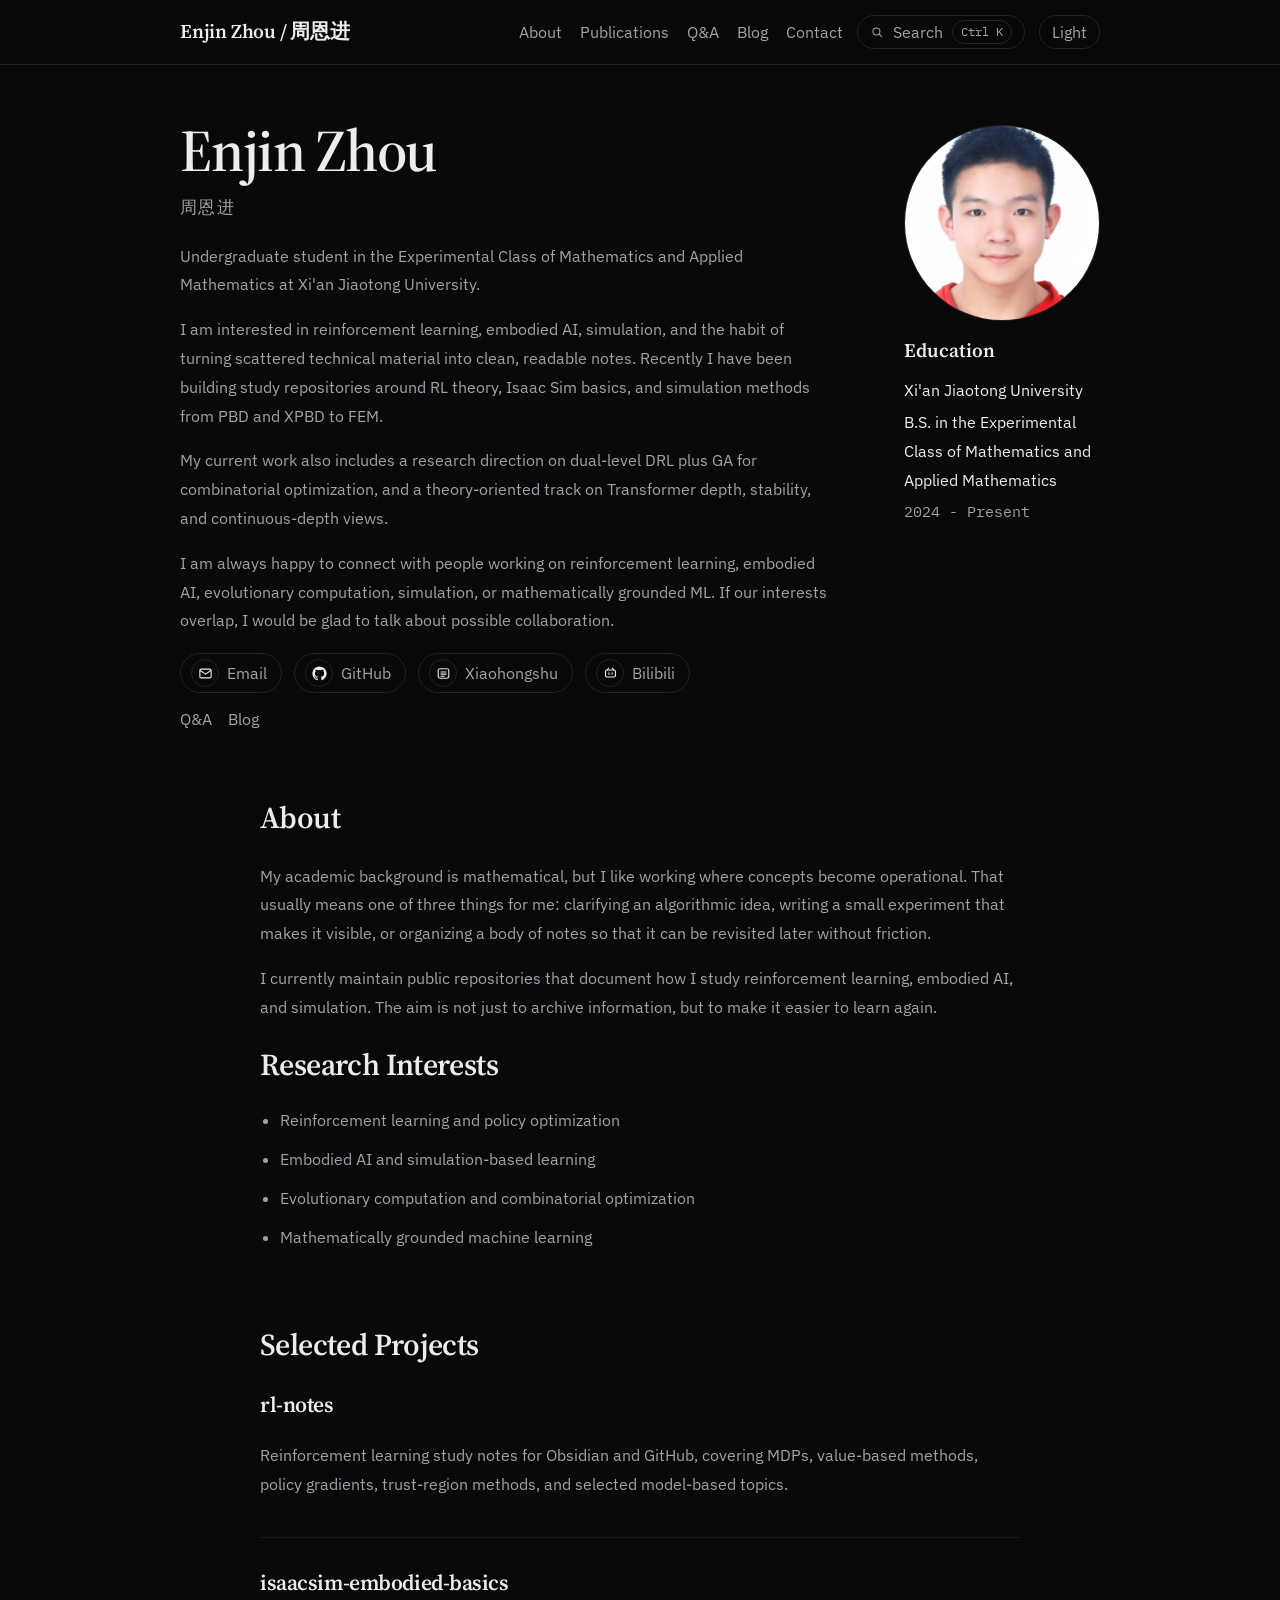
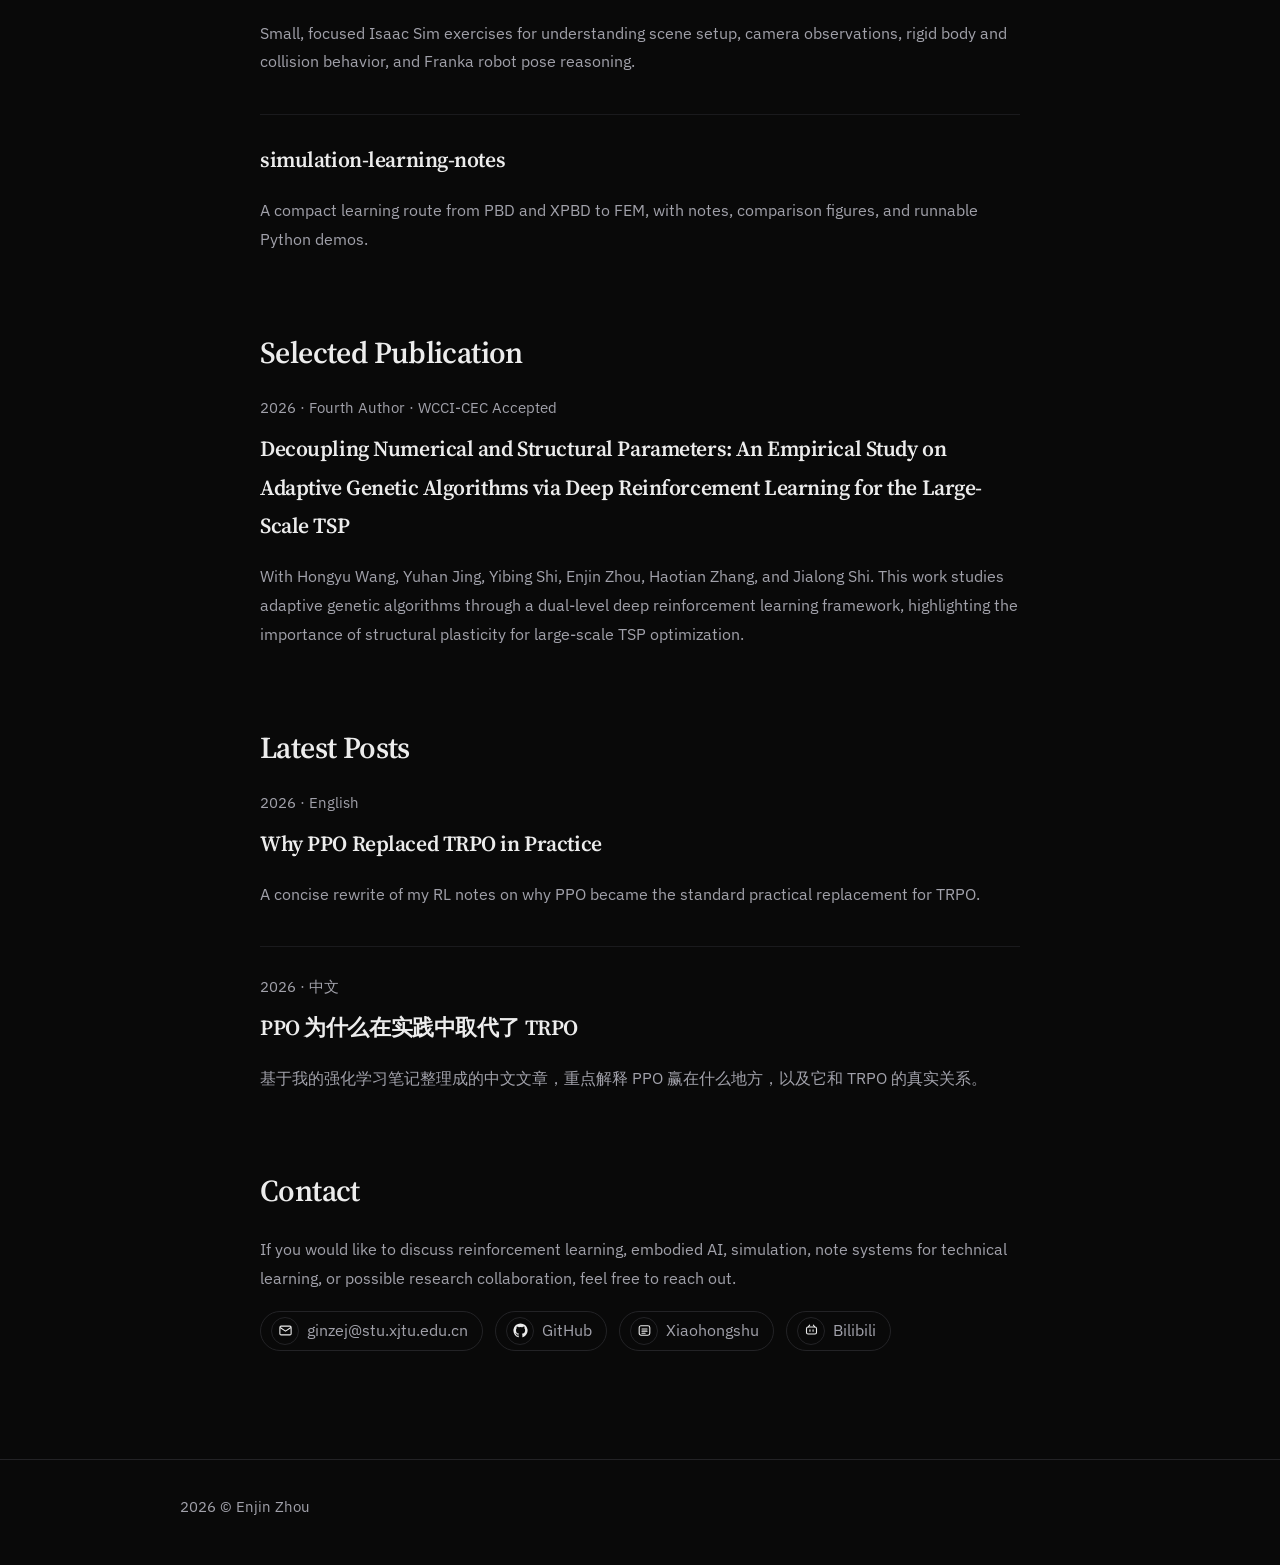
<file: index.html>
<!doctype html>
<html lang="en">
  <head>
    <meta charset="UTF-8" />
    <meta name="viewport" content="width=device-width, initial-scale=1.0" />
    <title>Enjin Zhou | 周恩进</title>
    <meta
      name="description"
      content="Enjin Zhou's homepage: mathematics student at Xi'an Jiaotong University working on reinforcement learning, embodied AI, and simulation."
    />
    <meta name="theme-color" content="#090909" />
    <meta property="og:title" content="Enjin Zhou | 周恩进" />
    <meta
      property="og:description"
      content="Homepage, projects, and notes by Enjin Zhou."
    />
    <meta property="og:type" content="website" />
    <meta property="og:url" content="https://zhouenjin.github.io/" />
    <link rel="preconnect" href="https://fonts.googleapis.com" />
    <link rel="preconnect" href="https://fonts.gstatic.com" crossorigin />
    <link
      href="https://fonts.googleapis.com/css2?family=Source+Serif+4:wght@500;600;700&family=IBM+Plex+Sans:wght@400;500;600&family=IBM+Plex+Mono:wght@400;500&display=swap"
      rel="stylesheet"
    />
    <link rel="stylesheet" href="/styles.css" />
  </head>
  <body>
    <header class="site-header">
      <div class="container nav-shell">
        <a class="brand" href="/">Enjin Zhou / 周恩进</a>
        <div class="nav-actions">
          <button
            class="nav-toggle"
            id="nav-toggle"
            type="button"
            aria-label="Toggle navigation"
            aria-expanded="false"
          >
            <span></span>
            <span></span>
            <span></span>
          </button>
          <nav class="site-nav" id="site-nav">
            <a href="#about">About</a>
            <a href="#publications">Publications</a>
            <a href="/qa/">Q&A</a>
            <a href="/blog/">Blog</a>
            <a href="#contact">Contact</a>
          </nav>
          <button class="theme-toggle" id="theme-toggle" type="button" aria-label="Toggle theme">
            Light
          </button>
        </div>
      </div>
    </header>

    <main class="page">
      <section class="hero section">
        <div class="container intro-shell">
          <div class="intro-copy reveal">
            <h1>Enjin Zhou</h1>
            <p class="name-zh">周恩进</p>
            <p class="intro-subtitle">
              Undergraduate student in the Experimental Class of Mathematics
              and Applied Mathematics at Xi'an Jiaotong University.
            </p>
            <p>
              I am interested in reinforcement learning, embodied AI,
              simulation, and the habit of turning scattered technical material
              into clean, readable notes. Recently I have been building study
              repositories around RL theory, Isaac Sim basics, and simulation
              methods from PBD and XPBD to FEM.
            </p>
            <p>
              My current work also includes a research direction on
              dual-level DRL plus GA for combinatorial optimization, and a
              theory-oriented track on Transformer depth, stability, and
              continuous-depth views.
            </p>
            <p>
              I am always happy to connect with people working on
              reinforcement learning, embodied AI, evolutionary computation,
              simulation, or mathematically grounded ML. If our interests
              overlap, I would be glad to talk about possible collaboration.
            </p>
            <div class="inline-links social-links">
              <a class="social-link" href="mailto:ginzej@stu.xjtu.edu.cn">
                <span class="social-icon" aria-hidden="true">
                  <svg viewBox="0 0 24 24" fill="none" stroke="currentColor" stroke-width="1.75" stroke-linecap="round" stroke-linejoin="round">
                    <rect x="3" y="5" width="18" height="14" rx="2"></rect>
                    <path d="M4 7.5 12 13l8-5.5"></path>
                  </svg>
                </span>
                <span>Email</span>
              </a>
              <a class="social-link" href="https://github.com/zhouenjin" target="_blank" rel="noopener">
                <span class="social-icon" aria-hidden="true">
                  <svg viewBox="0 0 24 24" fill="currentColor">
                    <path d="M12 .6a11.4 11.4 0 0 0-3.6 22.2c.57.1.78-.25.78-.56v-2.15c-3.17.69-3.84-1.35-3.84-1.35-.52-1.3-1.27-1.64-1.27-1.64-1.04-.7.08-.69.08-.69 1.15.08 1.75 1.16 1.75 1.16 1.02 1.73 2.68 1.23 3.33.94.1-.72.4-1.22.73-1.49-2.53-.28-5.19-1.24-5.19-5.5 0-1.22.45-2.22 1.18-3-.12-.29-.51-1.43.11-2.98 0 0 .96-.31 3.15 1.15a11.14 11.14 0 0 1 5.74 0c2.18-1.46 3.14-1.15 3.14-1.15.63 1.55.24 2.69.12 2.98.74.78 1.18 1.78 1.18 3 0 4.27-2.66 5.22-5.2 5.49.41.35.78 1.03.78 2.09v3.1c0 .31.2.66.79.55A11.4 11.4 0 0 0 12 .6Z"></path>
                  </svg>
                </span>
                <span>GitHub</span>
              </a>
              <a class="social-link" href="https://www.xiaohongshu.com/user/profile/6824bcd9000000000a03ce61" target="_blank" rel="noopener">
                <span class="social-icon" aria-hidden="true">
                  <svg viewBox="0 0 24 24" fill="none" stroke="currentColor" stroke-width="1.75" stroke-linecap="round" stroke-linejoin="round">
                    <rect x="3.5" y="4.5" width="17" height="15" rx="3"></rect>
                    <path d="M8 9.5h8"></path>
                    <path d="M8 13h8"></path>
                    <path d="M8 16.5h5"></path>
                  </svg>
                </span>
                <span>Xiaohongshu</span>
              </a>
              <a class="social-link" href="https://space.bilibili.com/695627950" target="_blank" rel="noopener">
                <span class="social-icon" aria-hidden="true">
                  <svg viewBox="0 0 24 24" fill="none" stroke="currentColor" stroke-width="1.75" stroke-linecap="round" stroke-linejoin="round">
                    <rect x="4" y="6.5" width="16" height="11" rx="2.5"></rect>
                    <path d="M9.5 11v2"></path>
                    <path d="M14.5 11v2"></path>
                    <path d="M9 3.5 7 6"></path>
                    <path d="m15 3.5 2 2.5"></path>
                  </svg>
                </span>
                <span>Bilibili</span>
              </a>
            </div>
            <div class="inline-links inline-links-secondary">
              <a href="/qa/">Q&A</a>
              <a href="/blog/">Blog</a>
            </div>
          </div>
          <aside class="intro-side reveal reveal-delay-1">
            <div class="portrait-wrap">
              <img
                class="portrait"
                src="/assets/profile-square.jpg"
                alt="Portrait of Enjin Zhou"
              />
            </div>
            <div class="education-block">
              <h2>Education</h2>
              <p class="education-main">
                Xi'an Jiaotong University
              </p>
              <p>
                B.S. in the Experimental Class of Mathematics and Applied
                Mathematics
              </p>
              <p class="education-meta">2024 - Present</p>
            </div>
          </aside>
        </div>
      </section>

      <section class="section" id="about">
        <div class="container narrow-column reveal">
          <h2>About</h2>
          <p>
            My academic background is mathematical, but I like working where
            concepts become operational. That usually means one of three things
            for me: clarifying an algorithmic idea, writing a small experiment
            that makes it visible, or organizing a body of notes so that it can
            be revisited later without friction.
          </p>
          <p>
            I currently maintain public repositories that document how I study
            reinforcement learning, embodied AI, and simulation. The aim is not
            just to archive information, but to make it easier to learn again.
          </p>
          <h2>Research Interests</h2>
          <ul class="news-list">
            <li>Reinforcement learning and policy optimization</li>
            <li>Embodied AI and simulation-based learning</li>
            <li>Evolutionary computation and combinatorial optimization</li>
            <li>Mathematically grounded machine learning</li>
          </ul>
        </div>
      </section>

      <section class="section" id="projects">
        <div class="container narrow-column reveal">
          <h2>Selected Projects</h2>
          <div class="simple-list">
            <article class="simple-item">
              <h3>
                <a href="https://github.com/zhouenjin/rl-notes" target="_blank" rel="noopener">
                  rl-notes
                </a>
              </h3>
              <p>
                Reinforcement learning study notes for Obsidian and GitHub,
                covering MDPs, value-based methods, policy gradients,
                trust-region methods, and selected model-based topics.
              </p>
            </article>

            <article class="simple-item">
              <h3>
                <a href="https://github.com/zhouenjin/isaacsim-embodied-basics" target="_blank" rel="noopener">
                  isaacsim-embodied-basics
                </a>
              </h3>
              <p>
                Small, focused Isaac Sim exercises for understanding scene
                setup, camera observations, rigid body and collision behavior,
                and Franka robot pose reasoning.
              </p>
            </article>

            <article class="simple-item">
              <h3>
                <a href="https://github.com/zhouenjin/simulation-learning-notes" target="_blank" rel="noopener">
                  simulation-learning-notes
                </a>
              </h3>
              <p>
                A compact learning route from PBD and XPBD to FEM, with notes,
                comparison figures, and runnable Python demos.
              </p>
            </article>
          </div>
        </div>
      </section>

      <section class="section" id="publications">
        <div class="container narrow-column reveal">
          <h2>Selected Publication</h2>
          <div class="simple-list">
            <article class="simple-item">
              <p class="item-meta">2026 · Fourth Author · WCCI-CEC Accepted</p>
              <h3>
                <a href="https://arxiv.org/abs/2603.20702" target="_blank" rel="noopener">
                  Decoupling Numerical and Structural Parameters: An Empirical Study on Adaptive Genetic Algorithms via Deep Reinforcement Learning for the Large-Scale TSP
                </a>
              </h3>
              <p>
                With Hongyu Wang, Yuhan Jing, Yibing Shi, Enjin Zhou, Haotian
                Zhang, and Jialong Shi. This work studies adaptive genetic
                algorithms through a dual-level deep reinforcement learning
                framework, highlighting the importance of structural plasticity
                for large-scale TSP optimization.
              </p>
            </article>
          </div>
        </div>
      </section>

      <section class="section" id="posts">
        <div class="container narrow-column reveal">
          <h2>Latest Posts</h2>
          <div class="simple-list">
            <article class="simple-item">
              <p class="item-meta">2026 · English</p>
              <h3>
                <a href="/blog/2026/why-ppo-replaced-trpo/">
                  Why PPO Replaced TRPO in Practice
                </a>
              </h3>
              <p>
                A concise rewrite of my RL notes on why PPO became the standard
                practical replacement for TRPO.
              </p>
            </article>

            <article class="simple-item">
              <p class="item-meta">2026 · 中文</p>
              <h3>
                <a href="/blog/2026/ppo-weishenme-qudai-trpo/">
                  PPO 为什么在实践中取代了 TRPO
                </a>
              </h3>
              <p>
                基于我的强化学习笔记整理成的中文文章，重点解释 PPO 赢在什么地方，以及它和 TRPO 的真实关系。
              </p>
            </article>
          </div>
        </div>
      </section>

      <section class="section" id="contact">
        <div class="container narrow-column reveal">
          <h2>Contact</h2>
          <p>
            If you would like to discuss reinforcement learning, embodied AI,
            simulation, note systems for technical learning, or possible
            research collaboration, feel free to reach out.
          </p>
          <div class="inline-links social-links">
            <a class="social-link" href="mailto:ginzej@stu.xjtu.edu.cn">
              <span class="social-icon" aria-hidden="true">
                <svg viewBox="0 0 24 24" fill="none" stroke="currentColor" stroke-width="1.75" stroke-linecap="round" stroke-linejoin="round">
                  <rect x="3" y="5" width="18" height="14" rx="2"></rect>
                  <path d="M4 7.5 12 13l8-5.5"></path>
                </svg>
              </span>
              <span>ginzej@stu.xjtu.edu.cn</span>
            </a>
            <a class="social-link" href="https://github.com/zhouenjin" target="_blank" rel="noopener">
              <span class="social-icon" aria-hidden="true">
                <svg viewBox="0 0 24 24" fill="currentColor">
                  <path d="M12 .6a11.4 11.4 0 0 0-3.6 22.2c.57.1.78-.25.78-.56v-2.15c-3.17.69-3.84-1.35-3.84-1.35-.52-1.3-1.27-1.64-1.27-1.64-1.04-.7.08-.69.08-.69 1.15.08 1.75 1.16 1.75 1.16 1.02 1.73 2.68 1.23 3.33.94.1-.72.4-1.22.73-1.49-2.53-.28-5.19-1.24-5.19-5.5 0-1.22.45-2.22 1.18-3-.12-.29-.51-1.43.11-2.98 0 0 .96-.31 3.15 1.15a11.14 11.14 0 0 1 5.74 0c2.18-1.46 3.14-1.15 3.14-1.15.63 1.55.24 2.69.12 2.98.74.78 1.18 1.78 1.18 3 0 4.27-2.66 5.22-5.2 5.49.41.35.78 1.03.78 2.09v3.1c0 .31.2.66.79.55A11.4 11.4 0 0 0 12 .6Z"></path>
                </svg>
              </span>
              <span>GitHub</span>
            </a>
            <a class="social-link" href="https://www.xiaohongshu.com/user/profile/6824bcd9000000000a03ce61" target="_blank" rel="noopener">
              <span class="social-icon" aria-hidden="true">
                <svg viewBox="0 0 24 24" fill="none" stroke="currentColor" stroke-width="1.75" stroke-linecap="round" stroke-linejoin="round">
                  <rect x="3.5" y="4.5" width="17" height="15" rx="3"></rect>
                  <path d="M8 9.5h8"></path>
                  <path d="M8 13h8"></path>
                  <path d="M8 16.5h5"></path>
                </svg>
              </span>
              <span>Xiaohongshu</span>
            </a>
            <a class="social-link" href="https://space.bilibili.com/695627950" target="_blank" rel="noopener">
              <span class="social-icon" aria-hidden="true">
                <svg viewBox="0 0 24 24" fill="none" stroke="currentColor" stroke-width="1.75" stroke-linecap="round" stroke-linejoin="round">
                  <rect x="4" y="6.5" width="16" height="11" rx="2.5"></rect>
                  <path d="M9.5 11v2"></path>
                  <path d="M14.5 11v2"></path>
                  <path d="M9 3.5 7 6"></path>
                  <path d="m15 3.5 2 2.5"></path>
                </svg>
              </span>
              <span>Bilibili</span>
            </a>
          </div>
        </div>
      </section>
    </main>

    <footer class="site-footer">
      <div class="container footer-bottom">
        <p><span id="current-year"></span> © Enjin Zhou</p>
      </div>
    </footer>

    <script src="/main.js"></script>
  </body>
</html>
</file>
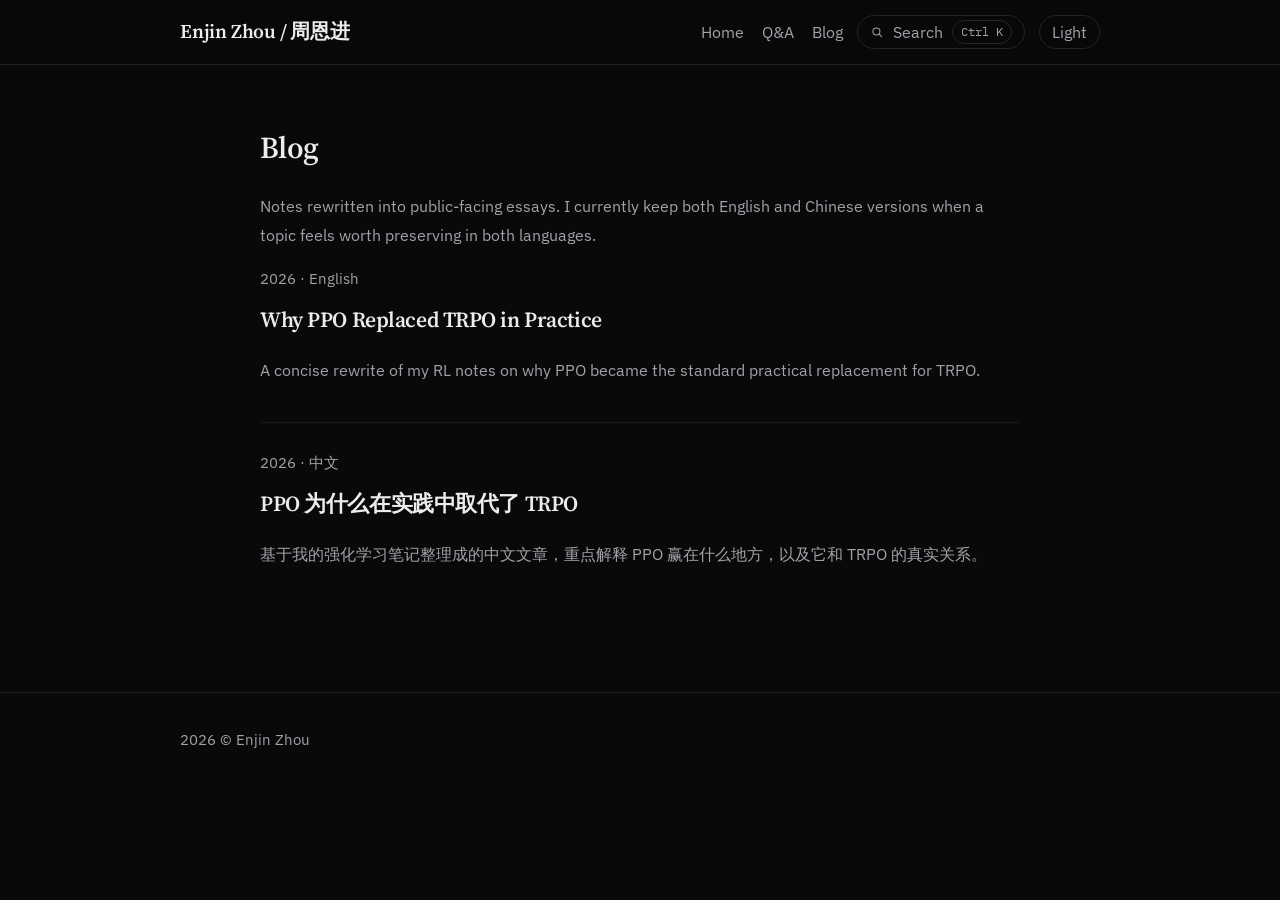
<file: blog/index.html>
<!doctype html>
<html lang="en">
  <head>
    <meta charset="UTF-8" />
    <meta name="viewport" content="width=device-width, initial-scale=1.0" />
    <title>Blog | Enjin Zhou</title>
    <meta
      name="description"
      content="Blog posts by Enjin Zhou on reinforcement learning, simulation, and technical learning notes."
    />
    <link rel="preconnect" href="https://fonts.googleapis.com" />
    <link rel="preconnect" href="https://fonts.gstatic.com" crossorigin />
    <link
      href="https://fonts.googleapis.com/css2?family=Source+Serif+4:wght@500;600;700&family=IBM+Plex+Sans:wght@400;500;600&family=IBM+Plex+Mono:wght@400;500&display=swap"
      rel="stylesheet"
    />
    <link rel="stylesheet" href="/styles.css" />
  </head>
  <body>
    <header class="site-header">
      <div class="container nav-shell">
        <a class="brand" href="/">Enjin Zhou / 周恩进</a>
        <div class="nav-actions">
          <button
            class="nav-toggle"
            id="nav-toggle"
            type="button"
            aria-label="Toggle navigation"
            aria-expanded="false"
          >
            <span></span>
            <span></span>
            <span></span>
          </button>
          <nav class="site-nav" id="site-nav">
            <a href="/">Home</a>
            <a href="/qa/">Q&A</a>
            <a href="/blog/">Blog</a>
          </nav>
          <button class="theme-toggle" id="theme-toggle" type="button" aria-label="Toggle theme">
            Light
          </button>
        </div>
      </div>
    </header>

    <main class="page">
      <section class="section">
        <div class="container narrow-column reveal">
          <h1 class="page-title">Blog</h1>
          <p class="page-note">
            Notes rewritten into public-facing essays. I currently keep both
            English and Chinese versions when a topic feels worth preserving in
            both languages.
          </p>
          <div class="simple-list">
            <article class="simple-item">
              <p class="item-meta">2026 · English</p>
              <h2>
                <a href="/blog/2026/why-ppo-replaced-trpo/">
                  Why PPO Replaced TRPO in Practice
                </a>
              </h2>
              <p>
                A concise rewrite of my RL notes on why PPO became the standard
                practical replacement for TRPO.
              </p>
            </article>

            <article class="simple-item">
              <p class="item-meta">2026 · 中文</p>
              <h2>
                <a href="/blog/2026/ppo-weishenme-qudai-trpo/">
                  PPO 为什么在实践中取代了 TRPO
                </a>
              </h2>
              <p>
                基于我的强化学习笔记整理成的中文文章，重点解释 PPO 赢在什么地方，以及它和 TRPO 的真实关系。
              </p>
            </article>
          </div>
        </div>
      </section>
    </main>

    <footer class="site-footer">
      <div class="container footer-bottom">
        <p><span id="current-year"></span> © Enjin Zhou</p>
      </div>
    </footer>

    <script src="/main.js"></script>
  </body>
</html>
</file>
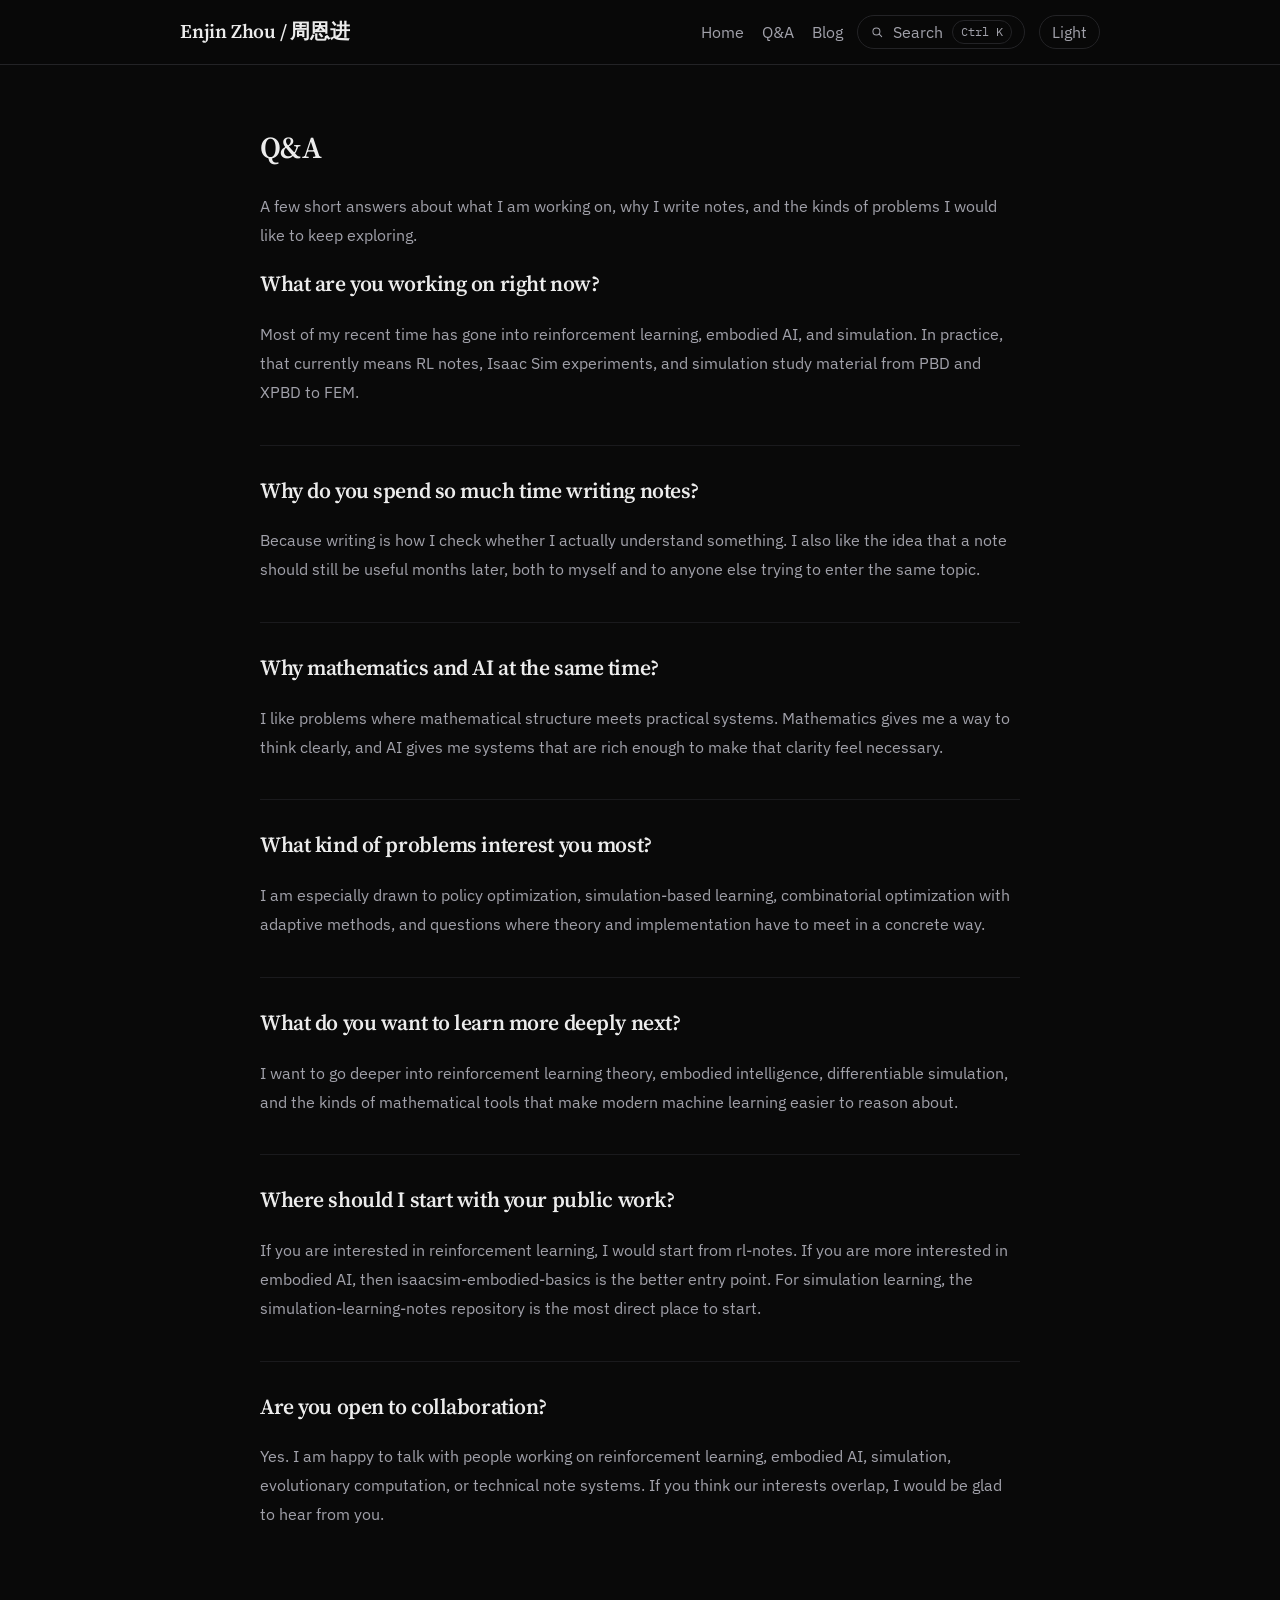
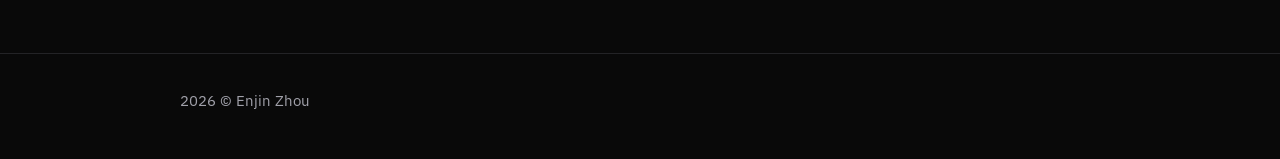
<file: qa/index.html>
<!doctype html>
<html lang="en">
  <head>
    <meta charset="UTF-8" />
    <meta name="viewport" content="width=device-width, initial-scale=1.0" />
    <title>Q&A | Enjin Zhou</title>
    <meta
      name="description"
      content="Questions and answers about Enjin Zhou's research interests, notes, and collaboration."
    />
    <link rel="preconnect" href="https://fonts.googleapis.com" />
    <link rel="preconnect" href="https://fonts.gstatic.com" crossorigin />
    <link
      href="https://fonts.googleapis.com/css2?family=Source+Serif+4:wght@500;600;700&family=IBM+Plex+Sans:wght@400;500;600&family=IBM+Plex+Mono:wght@400;500&display=swap"
      rel="stylesheet"
    />
    <link rel="stylesheet" href="/styles.css" />
  </head>
  <body>
    <header class="site-header">
      <div class="container nav-shell">
        <a class="brand" href="/">Enjin Zhou / 周恩进</a>
        <div class="nav-actions">
          <button
            class="nav-toggle"
            id="nav-toggle"
            type="button"
            aria-label="Toggle navigation"
            aria-expanded="false"
          >
            <span></span>
            <span></span>
            <span></span>
          </button>
          <nav class="site-nav" id="site-nav">
            <a href="/">Home</a>
            <a href="/qa/">Q&A</a>
            <a href="/blog/">Blog</a>
          </nav>
          <button class="theme-toggle" id="theme-toggle" type="button" aria-label="Toggle theme">
            Light
          </button>
        </div>
      </div>
    </header>

    <main class="page">
      <section class="section">
        <div class="container narrow-column reveal">
          <h1 class="page-title">Q&A</h1>
          <p class="page-note">
            A few short answers about what I am working on, why I write notes,
            and the kinds of problems I would like to keep exploring.
          </p>
          <div class="simple-list">
            <article class="simple-item">
              <h2>What are you working on right now?</h2>
              <p>
                Most of my recent time has gone into reinforcement learning,
                embodied AI, and simulation. In practice, that currently means
                RL notes, Isaac Sim experiments, and simulation study material
                from PBD and XPBD to FEM.
              </p>
            </article>

            <article class="simple-item">
              <h2>Why do you spend so much time writing notes?</h2>
              <p>
                Because writing is how I check whether I actually understand
                something. I also like the idea that a note should still be
                useful months later, both to myself and to anyone else trying
                to enter the same topic.
              </p>
            </article>

            <article class="simple-item">
              <h2>Why mathematics and AI at the same time?</h2>
              <p>
                I like problems where mathematical structure meets practical
                systems. Mathematics gives me a way to think clearly, and AI
                gives me systems that are rich enough to make that clarity feel
                necessary.
              </p>
            </article>

            <article class="simple-item">
              <h2>What kind of problems interest you most?</h2>
              <p>
                I am especially drawn to policy optimization, simulation-based
                learning, combinatorial optimization with adaptive methods, and
                questions where theory and implementation have to meet in a
                concrete way.
              </p>
            </article>

            <article class="simple-item">
              <h2>What do you want to learn more deeply next?</h2>
              <p>
                I want to go deeper into reinforcement learning theory,
                embodied intelligence, differentiable simulation, and the kinds
                of mathematical tools that make modern machine learning easier
                to reason about.
              </p>
            </article>

            <article class="simple-item">
              <h2>Where should I start with your public work?</h2>
              <p>
                If you are interested in reinforcement learning, I would start
                from <a href="https://github.com/zhouenjin/rl-notes" target="_blank" rel="noopener">rl-notes</a>.
                If you are more interested in embodied AI, then
                <a href="https://github.com/zhouenjin/isaacsim-embodied-basics" target="_blank" rel="noopener">isaacsim-embodied-basics</a>
                is the better entry point. For simulation learning, the
                <a href="https://github.com/zhouenjin/simulation-learning-notes" target="_blank" rel="noopener">simulation-learning-notes</a>
                repository is the most direct place to start.
              </p>
            </article>

            <article class="simple-item">
              <h2>Are you open to collaboration?</h2>
              <p>
                Yes. I am happy to talk with people working on reinforcement
                learning, embodied AI, simulation, evolutionary computation, or
                technical note systems. If you think our interests overlap, I
                would be glad to hear from you.
              </p>
            </article>
          </div>
        </div>
      </section>
    </main>

    <footer class="site-footer">
      <div class="container footer-bottom">
        <p><span id="current-year"></span> © Enjin Zhou</p>
      </div>
    </footer>

    <script src="/main.js"></script>
  </body>
</html>
</file>
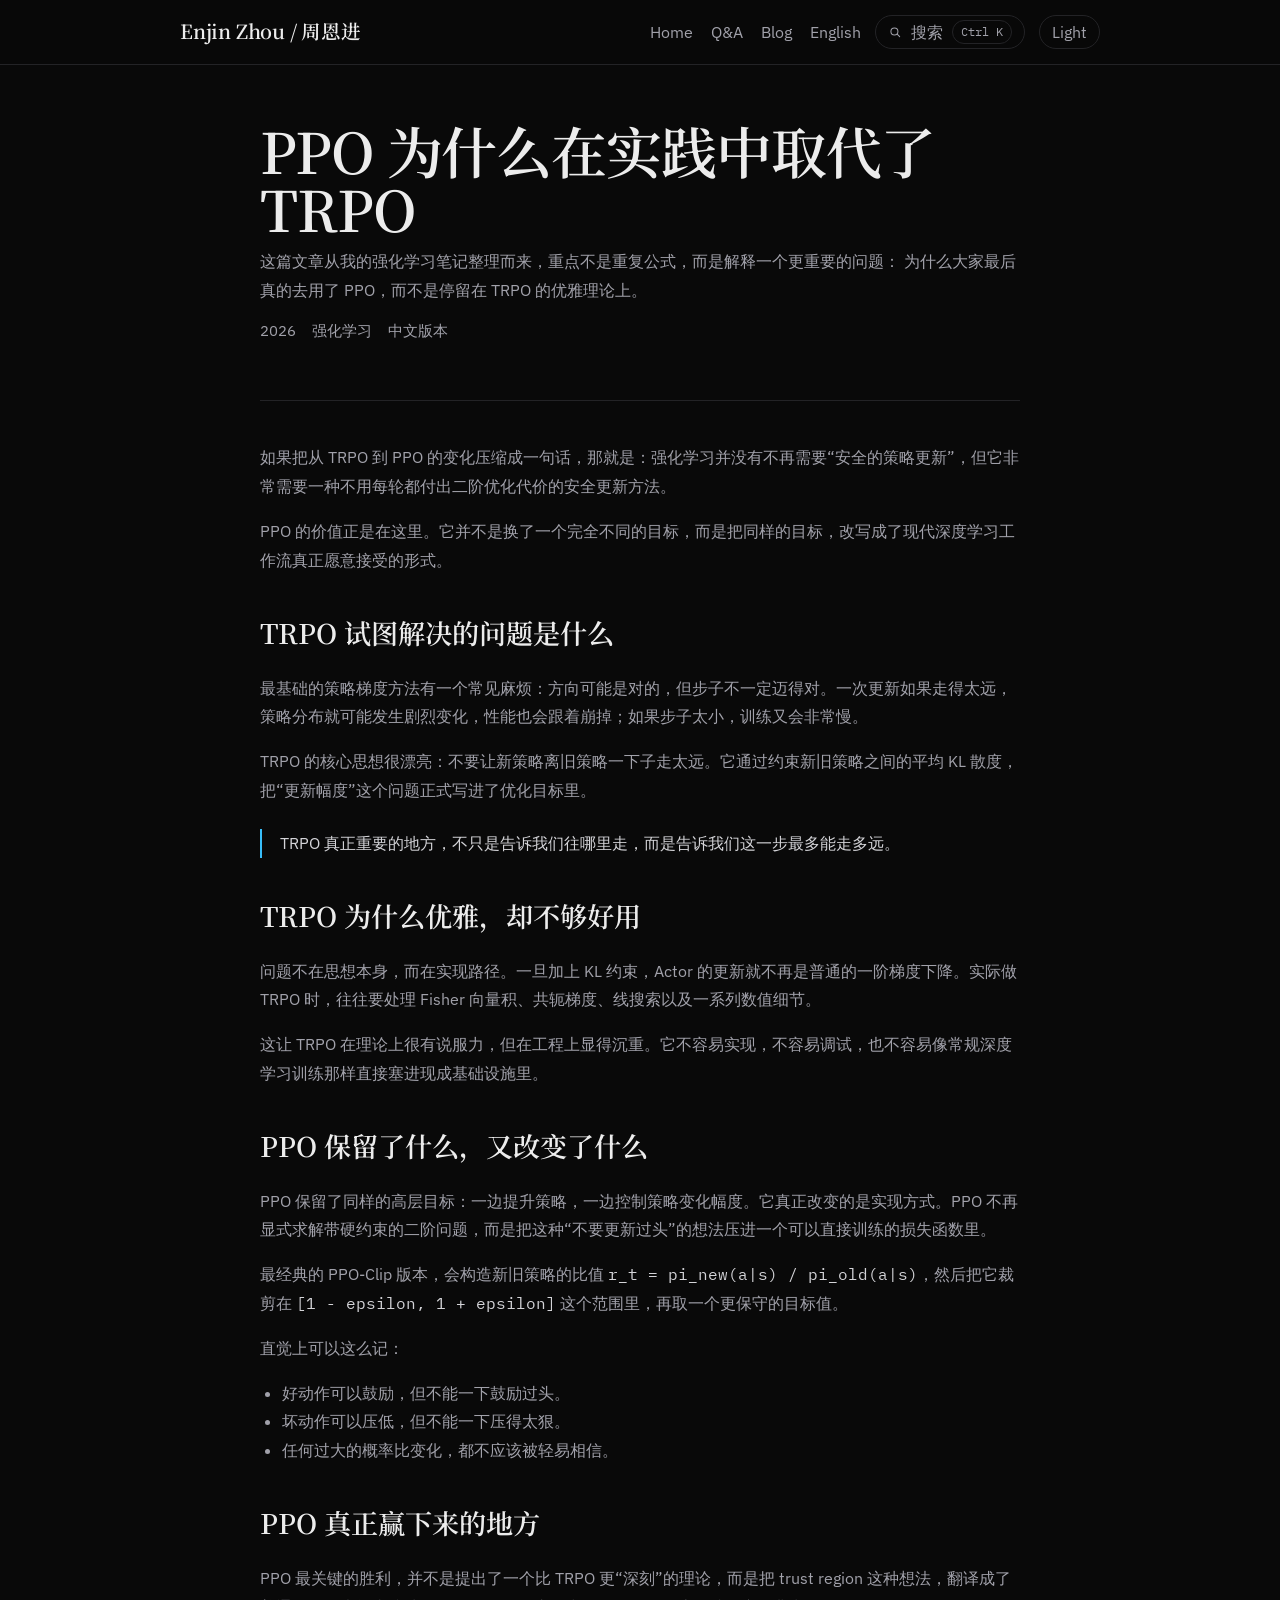
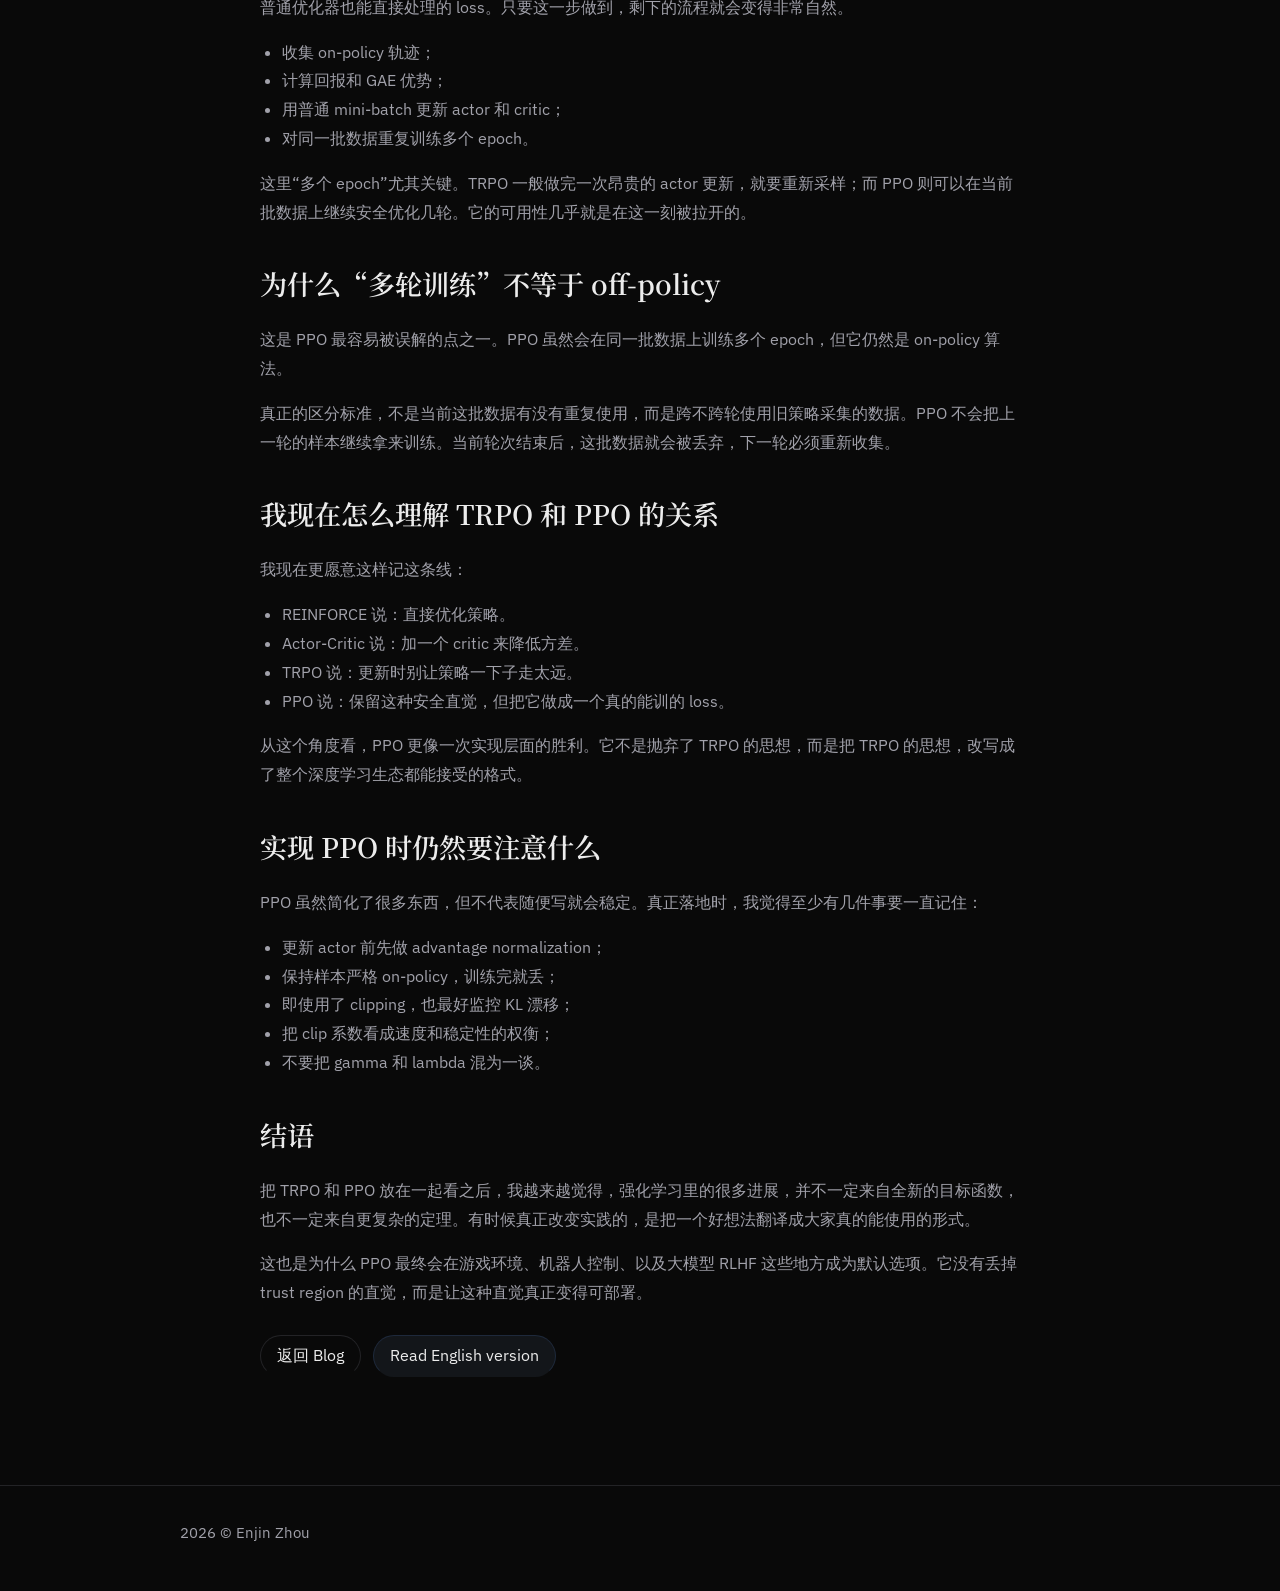
<file: blog/2026/ppo-weishenme-qudai-trpo/index.html>
<!doctype html>
<html lang="zh-CN">
  <head>
    <meta charset="UTF-8" />
    <meta name="viewport" content="width=device-width, initial-scale=1.0" />
    <title>PPO 为什么在实践中取代了 TRPO | Enjin Zhou</title>
    <meta
      name="description"
      content="周恩进关于 PPO 与 TRPO 的中文博客文章，讨论 PPO 为什么在工程实践中成为主流。"
    />
    <link rel="preconnect" href="https://fonts.googleapis.com" />
    <link rel="preconnect" href="https://fonts.gstatic.com" crossorigin />
    <link
      href="https://fonts.googleapis.com/css2?family=Noto+Serif+SC:wght@500;600;700&family=IBM+Plex+Sans:wght@400;500;600&family=IBM+Plex+Mono:wght@400;500&display=swap"
      rel="stylesheet"
    />
    <link rel="stylesheet" href="/styles.css" />
  </head>
  <body>
    <header class="site-header">
      <div class="container nav-shell">
        <a class="brand" href="/">Enjin Zhou / 周恩进</a>
        <div class="nav-actions">
          <button
            class="nav-toggle"
            id="nav-toggle"
            type="button"
            aria-label="Toggle navigation"
            aria-expanded="false"
          >
            <span></span>
            <span></span>
            <span></span>
          </button>
          <nav class="site-nav" id="site-nav">
            <a href="/">Home</a>
            <a href="/qa/">Q&A</a>
            <a href="/blog/">Blog</a>
            <a href="/blog/2026/why-ppo-replaced-trpo/">English</a>
          </nav>
          <button class="theme-toggle" id="theme-toggle" type="button" aria-label="Toggle theme">
            Light
          </button>
        </div>
      </div>
    </header>

    <main class="page">
      <section class="section">
        <div class="container article-shell">
          <h1 class="article-title reveal">PPO 为什么在实践中取代了 TRPO</h1>
          <p class="article-subtitle reveal reveal-delay-1">
            这篇文章从我的强化学习笔记整理而来，重点不是重复公式，而是解释一个更重要的问题：
            为什么大家最后真的去用了 PPO，而不是停留在 TRPO 的优雅理论上。
          </p>
          <div class="post-meta-row reveal reveal-delay-1">
            <span>2026</span>
            <span>强化学习</span>
            <span>中文版本</span>
          </div>
        </div>
      </section>

      <article class="section">
        <div class="container article-shell">
          <div class="article-card reveal">
            <div class="article-prose article-prose-zh">
              <p>
                如果把从 TRPO 到 PPO 的变化压缩成一句话，那就是：强化学习并没有不再需要“安全的策略更新”，但它非常需要一种不用每轮都付出二阶优化代价的安全更新方法。
              </p>
              <p>
                PPO 的价值正是在这里。它并不是换了一个完全不同的目标，而是把同样的目标，改写成了现代深度学习工作流真正愿意接受的形式。
              </p>

              <h2>TRPO 试图解决的问题是什么</h2>
              <p>
                最基础的策略梯度方法有一个常见麻烦：方向可能是对的，但步子不一定迈得对。一次更新如果走得太远，策略分布就可能发生剧烈变化，性能也会跟着崩掉；如果步子太小，训练又会非常慢。
              </p>
              <p>
                TRPO 的核心思想很漂亮：不要让新策略离旧策略一下子走太远。它通过约束新旧策略之间的平均 KL 散度，把“更新幅度”这个问题正式写进了优化目标里。
              </p>

              <blockquote>
                TRPO 真正重要的地方，不只是告诉我们往哪里走，而是告诉我们这一步最多能走多远。
              </blockquote>

              <h2>TRPO 为什么优雅，却不够好用</h2>
              <p>
                问题不在思想本身，而在实现路径。一旦加上 KL 约束，Actor 的更新就不再是普通的一阶梯度下降。实际做 TRPO 时，往往要处理 Fisher 向量积、共轭梯度、线搜索以及一系列数值细节。
              </p>
              <p>
                这让 TRPO 在理论上很有说服力，但在工程上显得沉重。它不容易实现，不容易调试，也不容易像常规深度学习训练那样直接塞进现成基础设施里。
              </p>

              <h2>PPO 保留了什么，又改变了什么</h2>
              <p>
                PPO 保留了同样的高层目标：一边提升策略，一边控制策略变化幅度。它真正改变的是实现方式。PPO 不再显式求解带硬约束的二阶问题，而是把这种“不要更新过头”的想法压进一个可以直接训练的损失函数里。
              </p>
              <p>
                最经典的 PPO-Clip 版本，会构造新旧策略的比值
                <code>r_t = pi_new(a|s) / pi_old(a|s)</code>，然后把它裁剪在
                <code>[1 - epsilon, 1 + epsilon]</code> 这个范围里，再取一个更保守的目标值。
              </p>
              <p>直觉上可以这么记：</p>
              <ul>
                <li>好动作可以鼓励，但不能一下鼓励过头。</li>
                <li>坏动作可以压低，但不能一下压得太狠。</li>
                <li>任何过大的概率比变化，都不应该被轻易相信。</li>
              </ul>

              <h2>PPO 真正赢下来的地方</h2>
              <p>
                PPO 最关键的胜利，并不是提出了一个比 TRPO 更“深刻”的理论，而是把 trust region 这种想法，翻译成了普通优化器也能直接处理的 loss。只要这一步做到，剩下的流程就会变得非常自然。
              </p>
              <ul>
                <li>收集 on-policy 轨迹；</li>
                <li>计算回报和 GAE 优势；</li>
                <li>用普通 mini-batch 更新 actor 和 critic；</li>
                <li>对同一批数据重复训练多个 epoch。</li>
              </ul>
              <p>
                这里“多个 epoch”尤其关键。TRPO 一般做完一次昂贵的 actor 更新，就要重新采样；而 PPO 则可以在当前批数据上继续安全优化几轮。它的可用性几乎就是在这一刻被拉开的。
              </p>

              <h2>为什么“多轮训练”不等于 off-policy</h2>
              <p>
                这是 PPO 最容易被误解的点之一。PPO 虽然会在同一批数据上训练多个 epoch，但它仍然是 on-policy 算法。
              </p>
              <p>
                真正的区分标准，不是当前这批数据有没有重复使用，而是跨不跨轮使用旧策略采集的数据。PPO 不会把上一轮的样本继续拿来训练。当前轮次结束后，这批数据就会被丢弃，下一轮必须重新收集。
              </p>

              <h2>我现在怎么理解 TRPO 和 PPO 的关系</h2>
              <p>我现在更愿意这样记这条线：</p>
              <ul>
                <li>REINFORCE 说：直接优化策略。</li>
                <li>Actor-Critic 说：加一个 critic 来降低方差。</li>
                <li>TRPO 说：更新时别让策略一下子走太远。</li>
                <li>PPO 说：保留这种安全直觉，但把它做成一个真的能训的 loss。</li>
              </ul>
              <p>
                从这个角度看，PPO 更像一次实现层面的胜利。它不是抛弃了 TRPO 的思想，而是把 TRPO 的思想，改写成了整个深度学习生态都能接受的格式。
              </p>

              <h2>实现 PPO 时仍然要注意什么</h2>
              <p>
                PPO 虽然简化了很多东西，但不代表随便写就会稳定。真正落地时，我觉得至少有几件事要一直记住：
              </p>
              <ul>
                <li>更新 actor 前先做 advantage normalization；</li>
                <li>保持样本严格 on-policy，训练完就丢；</li>
                <li>即使用了 clipping，也最好监控 KL 漂移；</li>
                <li>把 clip 系数看成速度和稳定性的权衡；</li>
                <li>不要把 gamma 和 lambda 混为一谈。</li>
              </ul>

              <h2>结语</h2>
              <p>
                把 TRPO 和 PPO 放在一起看之后，我越来越觉得，强化学习里的很多进展，并不一定来自全新的目标函数，也不一定来自更复杂的定理。有时候真正改变实践的，是把一个好想法翻译成大家真的能使用的形式。
              </p>
              <p>
                这也是为什么 PPO 最终会在游戏环境、机器人控制、以及大模型 RLHF 这些地方成为默认选项。它没有丢掉 trust region 的直觉，而是让这种直觉真正变得可部署。
              </p>
            </div>
          </div>

          <div class="article-footer reveal reveal-delay-1">
            <a class="button button-secondary" href="/blog/">返回 Blog</a>
            <a class="button button-primary" href="/blog/2026/why-ppo-replaced-trpo/">
              Read English version
            </a>
          </div>
        </div>
      </article>
    </main>

    <footer class="site-footer">
      <div class="container footer-bottom">
        <p><span id="current-year"></span> © Enjin Zhou</p>
      </div>
    </footer>

    <script src="/main.js"></script>
  </body>
</html>
</file>
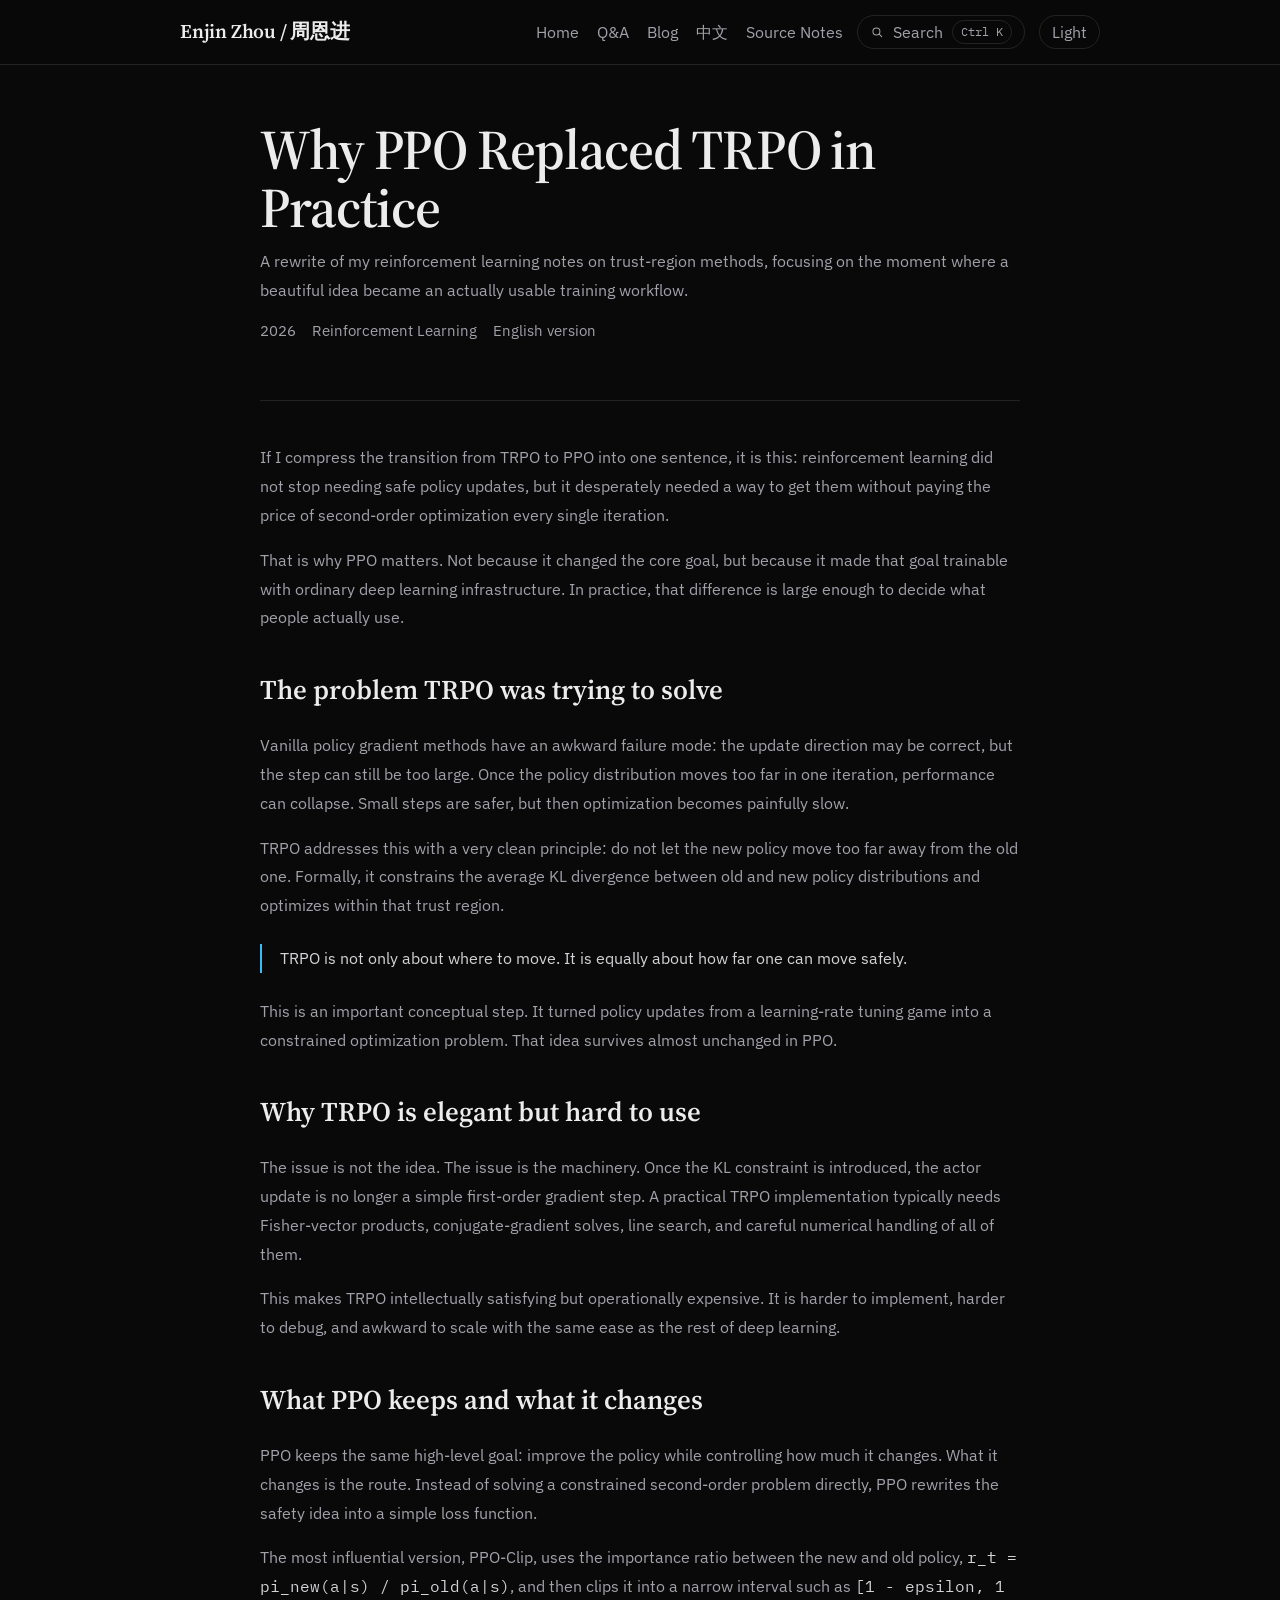
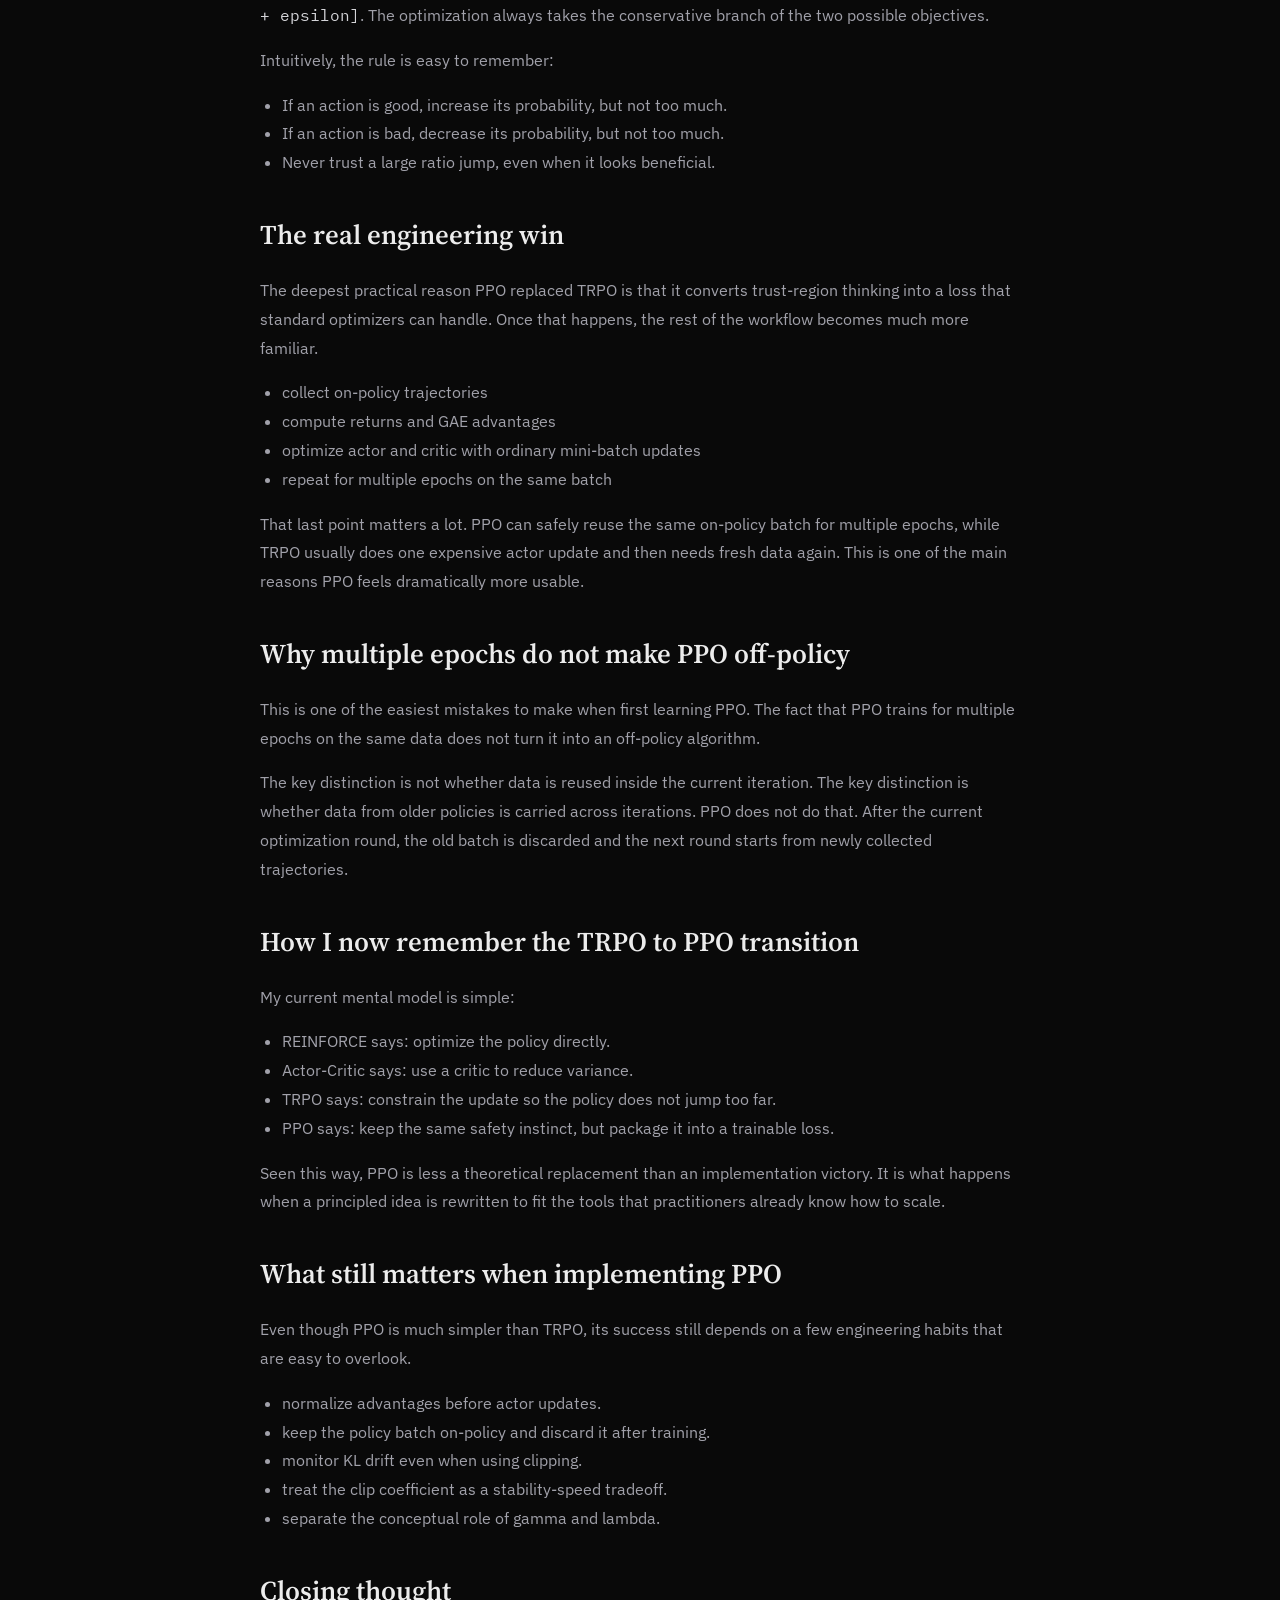
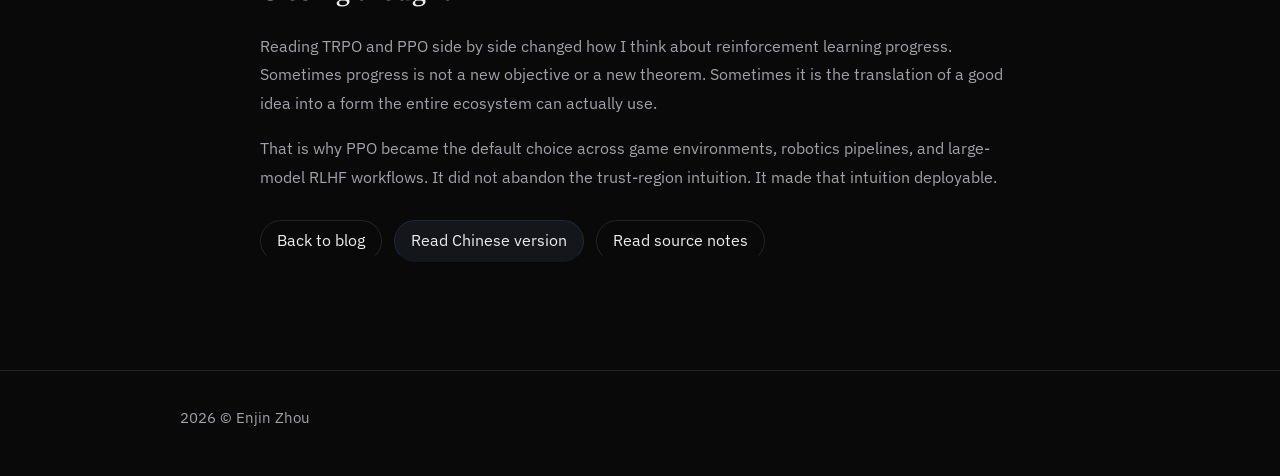
<file: blog/2026/why-ppo-replaced-trpo/index.html>
<!doctype html>
<html lang="en">
  <head>
    <meta charset="UTF-8" />
    <meta name="viewport" content="width=device-width, initial-scale=1.0" />
    <title>Why PPO Replaced TRPO in Practice | Enjin Zhou</title>
    <meta
      name="description"
      content="A blog post by Enjin Zhou on why PPO replaced TRPO in practical reinforcement learning workflows."
    />
    <link rel="preconnect" href="https://fonts.googleapis.com" />
    <link rel="preconnect" href="https://fonts.gstatic.com" crossorigin />
    <link
      href="https://fonts.googleapis.com/css2?family=Source+Serif+4:wght@500;600;700&family=IBM+Plex+Sans:wght@400;500;600&family=IBM+Plex+Mono:wght@400;500&display=swap"
      rel="stylesheet"
    />
    <link rel="stylesheet" href="/styles.css" />
  </head>
  <body>
    <header class="site-header">
      <div class="container nav-shell">
        <a class="brand" href="/">Enjin Zhou / 周恩进</a>
        <div class="nav-actions">
          <button
            class="nav-toggle"
            id="nav-toggle"
            type="button"
            aria-label="Toggle navigation"
            aria-expanded="false"
          >
            <span></span>
            <span></span>
            <span></span>
          </button>
          <nav class="site-nav" id="site-nav">
            <a href="/">Home</a>
            <a href="/qa/">Q&A</a>
            <a href="/blog/">Blog</a>
            <a href="/blog/2026/ppo-weishenme-qudai-trpo/">中文</a>
            <a href="https://github.com/zhouenjin/rl-notes" target="_blank" rel="noopener">Source Notes</a>
          </nav>
          <button class="theme-toggle" id="theme-toggle" type="button" aria-label="Toggle theme">
            Light
          </button>
        </div>
      </div>
    </header>

    <main class="page">
      <section class="section">
        <div class="container article-shell">
          <h1 class="article-title reveal">
            Why PPO Replaced TRPO in Practice
          </h1>
          <p class="article-subtitle reveal reveal-delay-1">
            A rewrite of my reinforcement learning notes on trust-region
            methods, focusing on the moment where a beautiful idea became an
            actually usable training workflow.
          </p>
          <div class="post-meta-row reveal reveal-delay-1">
            <span>2026</span>
            <span>Reinforcement Learning</span>
            <span>English version</span>
          </div>
        </div>
      </section>

      <article class="section">
        <div class="container article-shell">
          <div class="article-card reveal">
            <div class="article-prose">
              <p>
                If I compress the transition from TRPO to PPO into one sentence,
                it is this: reinforcement learning did not stop needing safe
                policy updates, but it desperately needed a way to get them
                without paying the price of second-order optimization every
                single iteration.
              </p>
              <p>
                That is why PPO matters. Not because it changed the core goal,
                but because it made that goal trainable with ordinary deep
                learning infrastructure. In practice, that difference is large
                enough to decide what people actually use.
              </p>

              <h2>The problem TRPO was trying to solve</h2>
              <p>
                Vanilla policy gradient methods have an awkward failure mode:
                the update direction may be correct, but the step can still be
                too large. Once the policy distribution moves too far in one
                iteration, performance can collapse. Small steps are safer, but
                then optimization becomes painfully slow.
              </p>
              <p>
                TRPO addresses this with a very clean principle: do not let the
                new policy move too far away from the old one. Formally, it
                constrains the average KL divergence between old and new policy
                distributions and optimizes within that trust region.
              </p>

              <blockquote>
                TRPO is not only about where to move. It is equally about how
                far one can move safely.
              </blockquote>

              <p>
                This is an important conceptual step. It turned policy updates
                from a learning-rate tuning game into a constrained optimization
                problem. That idea survives almost unchanged in PPO.
              </p>

              <h2>Why TRPO is elegant but hard to use</h2>
              <p>
                The issue is not the idea. The issue is the machinery. Once the
                KL constraint is introduced, the actor update is no longer a
                simple first-order gradient step. A practical TRPO
                implementation typically needs Fisher-vector products,
                conjugate-gradient solves, line search, and careful numerical
                handling of all of them.
              </p>
              <p>
                This makes TRPO intellectually satisfying but operationally
                expensive. It is harder to implement, harder to debug, and
                awkward to scale with the same ease as the rest of deep
                learning.
              </p>

              <h2>What PPO keeps and what it changes</h2>
              <p>
                PPO keeps the same high-level goal: improve the policy while
                controlling how much it changes. What it changes is the route.
                Instead of solving a constrained second-order problem directly,
                PPO rewrites the safety idea into a simple loss function.
              </p>
              <p>
                The most influential version, PPO-Clip, uses the importance
                ratio between the new and old policy,
                <code>r_t = pi_new(a|s) / pi_old(a|s)</code>, and then clips it
                into a narrow interval such as <code>[1 - epsilon, 1 + epsilon]</code>.
                The optimization always takes the conservative branch of the two
                possible objectives.
              </p>
              <p>Intuitively, the rule is easy to remember:</p>
              <ul>
                <li>If an action is good, increase its probability, but not too much.</li>
                <li>If an action is bad, decrease its probability, but not too much.</li>
                <li>Never trust a large ratio jump, even when it looks beneficial.</li>
              </ul>

              <h2>The real engineering win</h2>
              <p>
                The deepest practical reason PPO replaced TRPO is that it
                converts trust-region thinking into a loss that standard
                optimizers can handle. Once that happens, the rest of the
                workflow becomes much more familiar.
              </p>
              <ul>
                <li>collect on-policy trajectories</li>
                <li>compute returns and GAE advantages</li>
                <li>optimize actor and critic with ordinary mini-batch updates</li>
                <li>repeat for multiple epochs on the same batch</li>
              </ul>
              <p>
                That last point matters a lot. PPO can safely reuse the same
                on-policy batch for multiple epochs, while TRPO usually does one
                expensive actor update and then needs fresh data again. This is
                one of the main reasons PPO feels dramatically more usable.
              </p>

              <h2>Why multiple epochs do not make PPO off-policy</h2>
              <p>
                This is one of the easiest mistakes to make when first learning
                PPO. The fact that PPO trains for multiple epochs on the same
                data does not turn it into an off-policy algorithm.
              </p>
              <p>
                The key distinction is not whether data is reused inside the
                current iteration. The key distinction is whether data from
                older policies is carried across iterations. PPO does not do
                that. After the current optimization round, the old batch is
                discarded and the next round starts from newly collected
                trajectories.
              </p>

              <h2>How I now remember the TRPO to PPO transition</h2>
              <p>My current mental model is simple:</p>
              <ul>
                <li>REINFORCE says: optimize the policy directly.</li>
                <li>Actor-Critic says: use a critic to reduce variance.</li>
                <li>TRPO says: constrain the update so the policy does not jump too far.</li>
                <li>PPO says: keep the same safety instinct, but package it into a trainable loss.</li>
              </ul>
              <p>
                Seen this way, PPO is less a theoretical replacement than an
                implementation victory. It is what happens when a principled
                idea is rewritten to fit the tools that practitioners already
                know how to scale.
              </p>

              <h2>What still matters when implementing PPO</h2>
              <p>
                Even though PPO is much simpler than TRPO, its success still
                depends on a few engineering habits that are easy to overlook.
              </p>
              <ul>
                <li>normalize advantages before actor updates.</li>
                <li>keep the policy batch on-policy and discard it after training.</li>
                <li>monitor KL drift even when using clipping.</li>
                <li>treat the clip coefficient as a stability-speed tradeoff.</li>
                <li>separate the conceptual role of gamma and lambda.</li>
              </ul>

              <h2>Closing thought</h2>
              <p>
                Reading TRPO and PPO side by side changed how I think about
                reinforcement learning progress. Sometimes progress is not a new
                objective or a new theorem. Sometimes it is the translation of a
                good idea into a form the entire ecosystem can actually use.
              </p>
              <p>
                That is why PPO became the default choice across game
                environments, robotics pipelines, and large-model RLHF
                workflows. It did not abandon the trust-region intuition. It
                made that intuition deployable.
              </p>
            </div>
          </div>

          <div class="article-footer reveal reveal-delay-1">
            <a class="button button-secondary" href="/blog/">Back to blog</a>
            <a class="button button-primary" href="/blog/2026/ppo-weishenme-qudai-trpo/">
              Read Chinese version
            </a>
            <a
              class="button button-secondary"
              href="https://github.com/zhouenjin/rl-notes"
              target="_blank"
              rel="noopener"
            >
              Read source notes
            </a>
          </div>
        </div>
      </article>
    </main>

    <footer class="site-footer">
      <div class="container footer-bottom">
        <p><span id="current-year"></span> © Enjin Zhou</p>
      </div>
    </footer>

    <script src="/main.js"></script>
  </body>
</html>
</file>
<file: styles.css>
:root {
  --bg: #090909;
  --header-bg: rgba(9, 9, 9, 0.92);
  --line: #232326;
  --line-soft: #1a1a1d;
  --text: #ececec;
  --text-soft: #a1a1aa;
  --accent: #7dd3fc;
  --accent-soft: #38bdf8;
  --button-bg: #13161a;
  --button-border: #1e293b;
  --font-serif: "Source Serif 4", "Noto Serif SC", "Times New Roman", serif;
  --font-sans: "IBM Plex Sans", "PingFang SC", "Microsoft YaHei", sans-serif;
  --font-mono: "IBM Plex Mono", monospace;
  --container: 920px;
}

body[data-theme="light"] {
  --bg: #fbfbf9;
  --header-bg: rgba(251, 251, 249, 0.92);
  --line: #d9d9d3;
  --line-soft: #e6e6e1;
  --text: #121212;
  --text-soft: #57575f;
  --accent: #0369a1;
  --accent-soft: #0ea5e9;
  --button-bg: #f1f5f9;
  --button-border: #d4dbe3;
}

*,
*::before,
*::after {
  box-sizing: border-box;
}

html {
  scroll-behavior: smooth;
}

body {
  margin: 0;
  background: var(--bg);
  color: var(--text);
  font-family: var(--font-sans);
  line-height: 1.8;
}

a {
  color: inherit;
  text-decoration: none;
}

img {
  max-width: 100%;
  display: block;
}

code {
  font-family: var(--font-mono);
  color: #d4d4d8;
}

::selection {
  background: rgba(125, 211, 252, 0.22);
}

.container {
  width: min(var(--container), calc(100% - 32px));
  margin: 0 auto;
}

.site-header {
  position: sticky;
  top: 0;
  z-index: 20;
  border-bottom: 1px solid var(--line);
  background: var(--header-bg);
  backdrop-filter: blur(14px);
}

.nav-shell {
  min-height: 64px;
  display: flex;
  align-items: center;
  justify-content: space-between;
  gap: 20px;
}

.nav-actions {
  display: flex;
  align-items: center;
  gap: 14px;
}

.brand {
  font-family: var(--font-serif);
  font-size: 1.22rem;
  font-weight: 600;
  letter-spacing: -0.01em;
}

.site-nav {
  display: flex;
  gap: 18px;
  align-items: center;
}

.site-nav a {
  color: var(--text-soft);
  transition: color 160ms ease;
}

.site-nav a:hover {
  color: var(--text);
}

.theme-toggle {
  min-height: 34px;
  padding: 0 12px;
  border: 1px solid var(--line);
  border-radius: 999px;
  background: transparent;
  color: var(--text-soft);
  font: inherit;
  cursor: pointer;
  transition: color 160ms ease, border-color 160ms ease, background 160ms ease;
}

.theme-toggle:hover {
  color: var(--text);
  border-color: var(--accent-soft);
}

.sr-only {
  position: absolute;
  width: 1px;
  height: 1px;
  padding: 0;
  margin: -1px;
  overflow: hidden;
  clip: rect(0, 0, 0, 0);
  white-space: nowrap;
  border: 0;
}

.command-toggle {
  display: inline-flex;
  align-items: center;
  gap: 9px;
  min-height: 34px;
  padding: 0 12px;
  border: 1px solid var(--line);
  border-radius: 999px;
  background: transparent;
  color: var(--text-soft);
  font: inherit;
  cursor: pointer;
  transition: color 160ms ease, border-color 160ms ease, background 160ms ease;
}

.command-toggle:hover {
  color: var(--text);
  border-color: var(--accent-soft);
}

.command-toggle-icon {
  display: inline-flex;
  align-items: center;
  justify-content: center;
  width: 14px;
  height: 14px;
}

.command-toggle-icon svg {
  width: 14px;
  height: 14px;
}

.command-shortcut {
  display: inline-flex;
  align-items: center;
  min-height: 22px;
  padding: 0 8px;
  border-radius: 999px;
  border: 1px solid var(--line);
  color: var(--text-soft);
  font-family: var(--font-mono);
  font-size: 0.76rem;
}

.nav-toggle {
  display: none;
  width: 42px;
  height: 42px;
  border: 1px solid var(--line);
  border-radius: 999px;
  background: transparent;
  padding: 0;
}

.nav-toggle span {
  display: block;
  width: 18px;
  height: 1.5px;
  margin: 4px auto;
  background: var(--text);
  transition: transform 180ms ease, opacity 180ms ease;
}

.page {
  padding: 28px 0 80px;
}

.section {
  padding: 28px 0;
}

.intro-shell {
  display: grid;
  grid-template-columns: minmax(0, 1fr) 236px;
  gap: 28px;
  align-items: start;
}

.portrait-wrap {
  padding-top: 4px;
}

.portrait {
  width: 196px;
  height: 196px;
  margin-left: auto;
  border-radius: 50%;
  object-fit: cover;
  border: 1px solid var(--line);
}

.intro-side {
  display: grid;
  gap: 12px;
  align-content: start;
}

.education-block {
  margin-left: auto;
  width: 196px;
  text-align: left;
}

.education-block h2 {
  margin: 0 0 8px;
  font-family: var(--font-serif);
  font-size: 1.2rem;
  font-weight: 600;
}

.education-main {
  margin: 0 0 4px;
  color: var(--text);
}

.education-block p {
  margin: 0 0 4px;
}

.education-meta {
  margin: 8px 0 0;
  color: var(--text-soft);
  font-family: var(--font-mono);
  font-size: 0.92rem;
}

.intro-copy h1,
.narrow-column h2,
.simple-item h2,
.simple-item h3,
.article-title,
.page-title {
  margin: 0 0 14px;
  font-family: var(--font-serif);
  font-weight: 600;
  letter-spacing: -0.02em;
}

.intro-copy h1 {
  font-size: clamp(2.2rem, 6vw, 3.7rem);
  line-height: 1.02;
}

.name-zh {
  margin: -2px 0 18px;
  color: var(--text-soft);
  font-family: var(--font-serif);
  font-size: 1.05rem;
  letter-spacing: 0.08em;
}

.intro-subtitle,
.page-note,
.article-subtitle,
.post-meta-row,
.item-meta,
.inline-links,
.footer-bottom,
.news-date {
  color: var(--text-soft);
}

.inline-links {
  display: flex;
  flex-wrap: wrap;
  gap: 10px 18px;
  margin-top: 18px;
}

.inline-links-secondary {
  gap: 10px 16px;
  margin-top: 12px;
}

.social-links {
  gap: 12px;
}

.social-link {
  display: inline-flex;
  align-items: center;
  gap: 8px;
  min-height: 40px;
  padding: 0 14px 0 10px;
  border: 1px solid var(--line);
  border-radius: 999px;
  background: transparent;
  transition: color 160ms ease, border-color 160ms ease, background 160ms ease;
}

.social-link span:last-child {
  white-space: nowrap;
}

.social-link:hover {
  color: var(--text);
  border-color: var(--accent-soft);
  background: rgba(255, 255, 255, 0.02);
}

body[data-theme="light"] .social-link:hover {
  background: rgba(2, 6, 23, 0.03);
}

.social-icon {
  display: inline-flex;
  align-items: center;
  justify-content: center;
  width: 28px;
  height: 28px;
  border-radius: 50%;
  border: 1px solid var(--line);
  color: var(--text);
}

.social-icon svg {
  width: 15px;
  height: 15px;
}

.inline-links a:not(.social-link),
.simple-item a,
.article-footer a {
  border-bottom: 1px solid transparent;
}

.inline-links a:not(.social-link):hover,
.simple-item a:hover,
.article-footer a:hover {
  color: var(--accent);
  border-color: currentColor;
}

.narrow-column,
.article-shell {
  max-width: 760px;
}

.narrow-column h2,
.page-title {
  font-size: 1.9rem;
  margin-bottom: 14px;
}

.news-list {
  margin: 0;
  padding-left: 20px;
}

.news-list li {
  margin-bottom: 10px;
  color: var(--text-soft);
}

.news-date {
  display: inline-block;
  min-width: 52px;
  font-family: var(--font-mono);
}

.simple-list {
  display: grid;
  gap: 26px;
}

.simple-item {
  padding-bottom: 22px;
  border-bottom: 1px solid var(--line-soft);
}

.simple-item:last-child {
  border-bottom: none;
  padding-bottom: 0;
}

.simple-item h2,
.simple-item h3 {
  font-size: 1.35rem;
  margin-bottom: 8px;
}

.item-meta {
  margin: 0 0 8px;
  font-size: 0.95rem;
}

.article-title {
  font-size: clamp(2.1rem, 6vw, 3.5rem);
  line-height: 1.04;
  margin-bottom: 10px;
}

.article-subtitle {
  margin: 0 0 12px;
}

.post-meta-row {
  display: flex;
  flex-wrap: wrap;
  gap: 10px 16px;
  font-size: 0.95rem;
}

.article-card {
  border-top: 1px solid var(--line);
  padding-top: 26px;
}

.article-prose h2 {
  margin: 34px 0 12px;
  font-family: var(--font-serif);
  font-size: 1.7rem;
  font-weight: 600;
}

.article-prose p,
.article-prose li,
.simple-item p,
.narrow-column p,
.intro-copy p {
  color: var(--text-soft);
}

.article-prose ul {
  padding-left: 22px;
}

.article-prose blockquote {
  margin: 24px 0;
  padding-left: 18px;
  border-left: 2px solid var(--accent-soft);
  color: #d4d4d8;
}

.article-footer {
  display: flex;
  flex-wrap: wrap;
  gap: 12px;
  margin-top: 28px;
}

.button {
  display: inline-flex;
  align-items: center;
  justify-content: center;
  min-height: 42px;
  padding: 0 16px;
  border-radius: 999px;
  border: 1px solid var(--line);
  color: var(--text);
  transition: border-color 160ms ease, color 160ms ease, background 160ms ease;
}

.button:hover {
  border-color: #3f3f46;
}

.button-primary {
  background: var(--button-bg);
  border-color: var(--button-border);
}

.button-primary:hover {
  color: var(--accent);
}

.button-secondary {
  background: transparent;
}

.site-footer {
  border-top: 1px solid var(--line);
}

.footer-bottom {
  padding: 18px 0 30px;
  font-size: 0.94rem;
}

body.palette-open {
  overflow: hidden;
}

.command-palette {
  position: fixed;
  inset: 0;
  z-index: 80;
  display: grid;
  place-items: start center;
  padding: 88px 16px 24px;
  background: rgba(5, 5, 6, 0.72);
  backdrop-filter: blur(16px);
}

.command-palette[hidden] {
  display: none;
}

body[data-theme="light"] .command-palette {
  background: rgba(245, 245, 244, 0.78);
}

.command-dialog {
  width: min(720px, 100%);
  border: 1px solid var(--line);
  border-radius: 24px;
  background: #0d0f12;
  box-shadow: 0 24px 80px rgba(0, 0, 0, 0.36);
  overflow: hidden;
}

body[data-theme="light"] .command-dialog {
  background: #ffffff;
  box-shadow: 0 24px 80px rgba(15, 23, 42, 0.12);
}

.command-head {
  padding: 16px 16px 10px;
  border-bottom: 1px solid var(--line);
}

.command-search-row {
  display: flex;
  align-items: center;
  gap: 12px;
  min-height: 54px;
  padding: 0 14px;
  border: 1px solid var(--line);
  border-radius: 16px;
  background: rgba(255, 255, 255, 0.02);
}

body[data-theme="light"] .command-search-row {
  background: rgba(2, 6, 23, 0.02);
}

.command-search-icon {
  display: inline-flex;
  align-items: center;
  justify-content: center;
  width: 18px;
  height: 18px;
  color: var(--text-soft);
}

.command-search-icon svg {
  width: 18px;
  height: 18px;
}

.command-input {
  flex: 1;
  border: none;
  background: transparent;
  color: var(--text);
  font: inherit;
  font-size: 1rem;
}

.command-input:focus {
  outline: none;
}

.command-input::placeholder {
  color: var(--text-soft);
}

.command-close {
  min-height: 30px;
  padding: 0 10px;
  border: 1px solid var(--line);
  border-radius: 999px;
  background: transparent;
  color: var(--text-soft);
  font: inherit;
  cursor: pointer;
}

.command-hint {
  margin: 10px 4px 0;
  color: var(--text-soft);
  font-size: 0.92rem;
}

.command-results-wrap {
  max-height: min(54vh, 500px);
  overflow: auto;
  padding: 8px;
}

.command-results {
  display: grid;
  gap: 6px;
}

.command-result {
  width: 100%;
  display: grid;
  gap: 5px;
  padding: 12px 14px;
  border: 1px solid transparent;
  border-radius: 16px;
  background: transparent;
  color: inherit;
  text-align: left;
  cursor: pointer;
  transition: background 160ms ease, border-color 160ms ease;
}

.command-result:hover,
.command-result.is-active {
  border-color: var(--line);
  background: rgba(255, 255, 255, 0.03);
}

body[data-theme="light"] .command-result:hover,
body[data-theme="light"] .command-result.is-active {
  background: rgba(2, 6, 23, 0.03);
}

.command-result-top {
  display: flex;
  align-items: center;
  justify-content: space-between;
  gap: 12px;
}

.command-result-label {
  color: var(--text);
  font-weight: 500;
}

.command-result-kind {
  color: var(--text-soft);
  font-family: var(--font-mono);
  font-size: 0.8rem;
  letter-spacing: 0.04em;
  text-transform: uppercase;
}

.command-result-desc {
  color: var(--text-soft);
  font-size: 0.95rem;
  line-height: 1.55;
}

.command-empty {
  margin: 16px 8px 12px;
  color: var(--text-soft);
}

.reveal {
  opacity: 0;
  transform: translateY(16px);
  transition: opacity 520ms ease, transform 520ms ease;
}

.reveal.is-visible {
  opacity: 1;
  transform: translateY(0);
}

.reveal-delay-1 {
  transition-delay: 90ms;
}

.article-prose-zh {
  font-family: var(--font-sans);
}

@media (max-width: 720px) {
  .nav-toggle {
    display: block;
    position: relative;
    z-index: 30;
  }

  .nav-toggle.is-open span:nth-child(1) {
    transform: translateY(5.5px) rotate(45deg);
  }

  .nav-toggle.is-open span:nth-child(2) {
    opacity: 0;
  }

  .nav-toggle.is-open span:nth-child(3) {
    transform: translateY(-5.5px) rotate(-45deg);
  }

  .site-nav {
    position: absolute;
    top: calc(100% + 10px);
    right: 16px;
    left: 16px;
    display: none;
    flex-direction: column;
    align-items: flex-start;
    gap: 12px;
    padding: 14px;
    border: 1px solid var(--line);
    background: #0d0d0f;
  }

  body[data-theme="light"] .site-nav {
    background: #ffffff;
  }

  .site-nav.is-open {
    display: flex;
  }

  .command-toggle {
    min-width: 42px;
    justify-content: center;
    padding: 0;
  }

  .command-toggle-label,
  .command-shortcut {
    display: none;
  }

  .command-palette {
    padding-top: 72px;
  }

  .command-dialog {
    border-radius: 18px;
  }

  .command-close {
    display: none;
  }

  .command-result-top {
    align-items: flex-start;
    flex-direction: column;
    gap: 4px;
  }

  .intro-shell {
    grid-template-columns: 1fr;
    gap: 18px;
  }

  .portrait {
    width: 152px;
    height: 152px;
    margin-left: 0;
  }

  .education-block {
    width: 100%;
    margin-left: 0;
  }

  .page {
    padding-top: 18px;
  }
}

@media (prefers-reduced-motion: reduce) {
  html {
    scroll-behavior: auto;
  }

  .reveal {
    opacity: 1;
    transform: none;
    transition: none;
  }

  .nav-toggle span,
  .site-nav a,
  .button {
    transition: none;
  }
}
</file>
